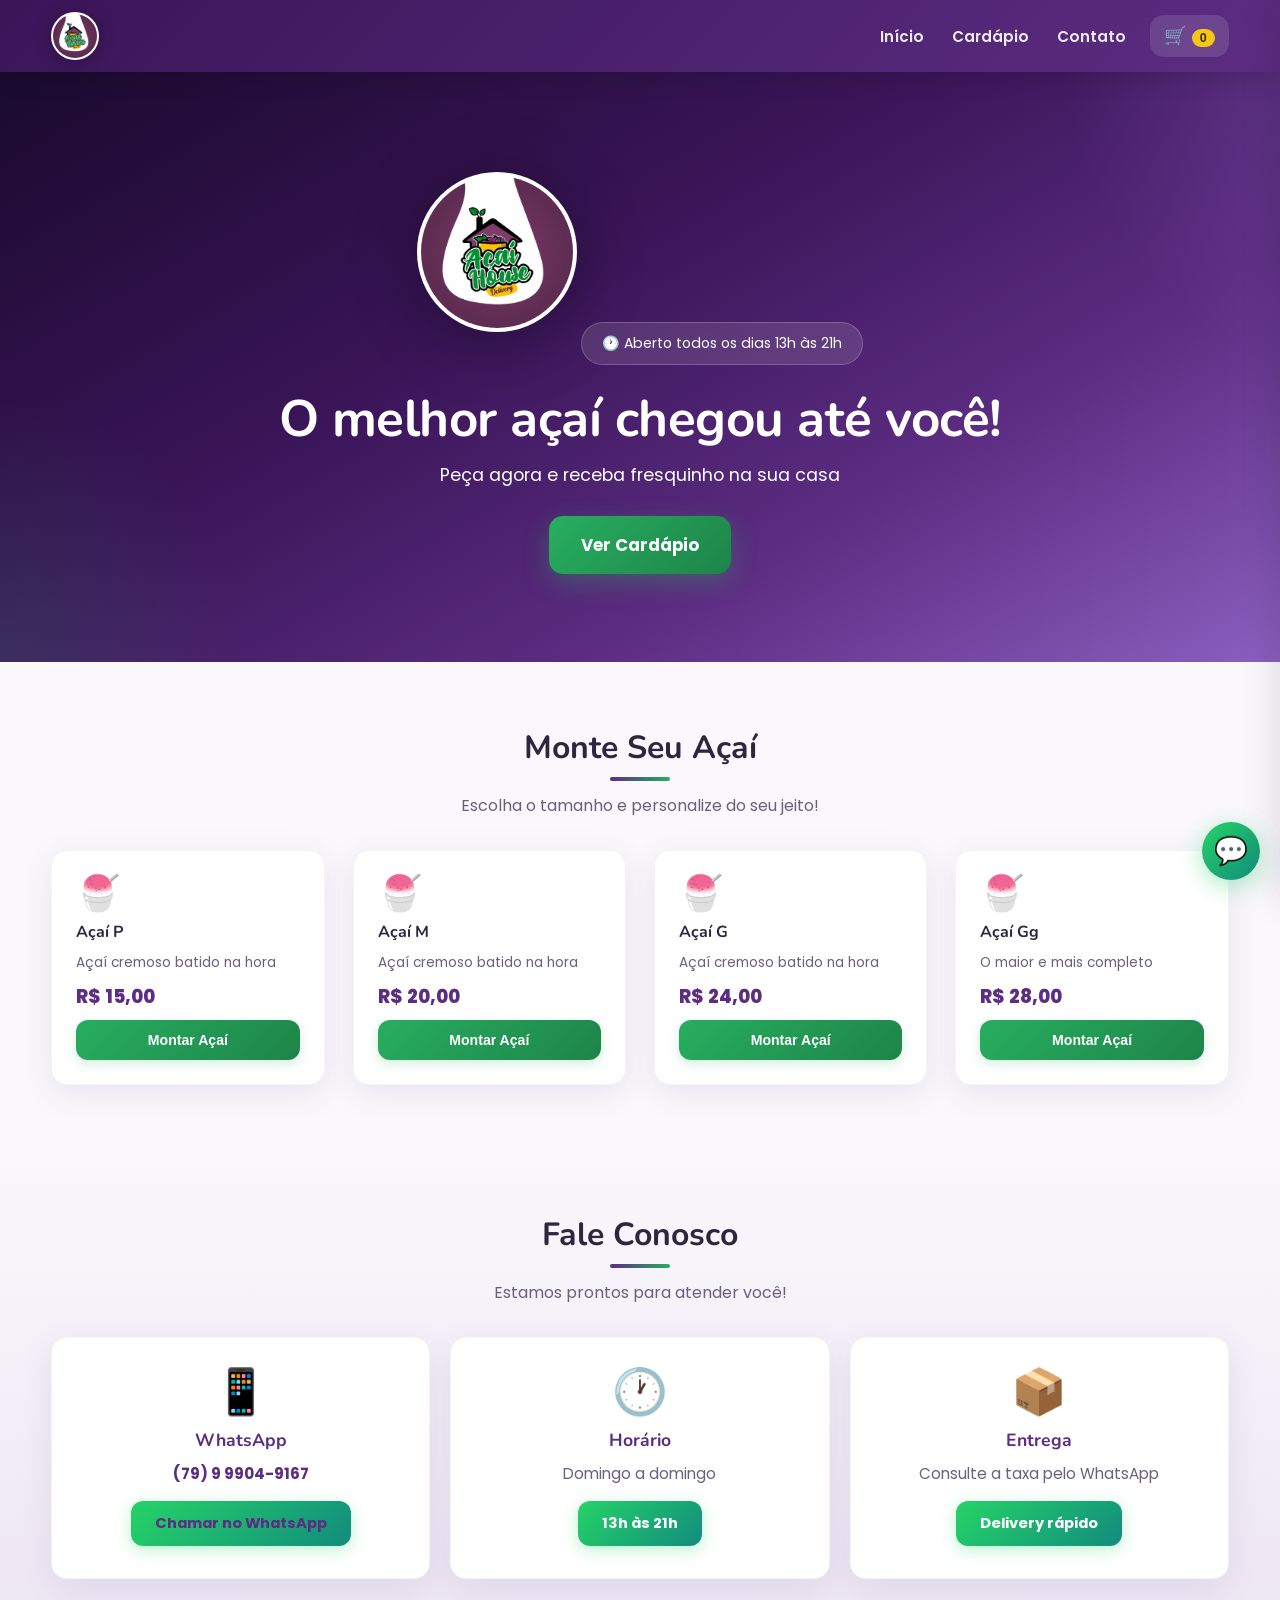
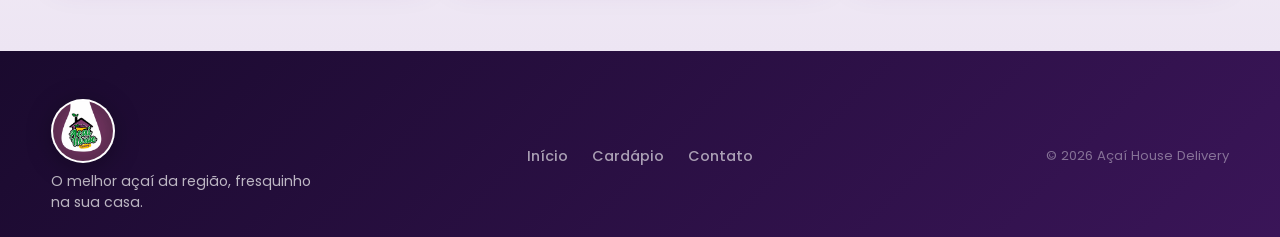
<file: index.html>
<!DOCTYPE html>
<html lang="pt-BR">
  <head>
    <meta charset="UTF-8" />
    <meta name="viewport" content="width=device-width, initial-scale=1.0" />
    <title>Açaí House Delivery</title>
    <meta
      name="description"
      content="Peça seu açaí na Açaí House Delivery e receba fresquinho na sua casa."
    />
    <link rel="preconnect" href="https://fonts.googleapis.com" />
    <link rel="preconnect" href="https://fonts.gstatic.com" crossorigin />
    <link
      href="https://fonts.googleapis.com/css2?family=Nunito:wght@700;800&family=Poppins:wght@400;500;600;700&display=swap"
      rel="stylesheet"
    />
    <link rel="stylesheet" href="css/style.css" />
  </head>
  <body>
    <header class="site-header">
      <div class="container header-content">
        <a class="logo" href="#inicio"><img src="img/logo.jpg" alt="Açaí House Delivery" class="logo-img" /></a>
        <button class="menu-toggle" id="menuToggle" aria-label="Abrir menu">☰</button>
        <nav class="nav" id="mainNav">
          <a href="#inicio">Início</a>
          <a href="#cardapio">Cardápio</a>
          <a href="#contato">Contato</a>
        </nav>
        <button class="cart-trigger" id="openCart" aria-label="Abrir carrinho">
          🛒 <span id="cartCount">0</span>
        </button>
      </div>
    </header>

    <main>
      <section class="hero" id="inicio">
        <div class="container hero-content">
          <img src="img/logo.jpg" alt="Açaí House Delivery" class="hero-logo" />
          <span class="badge" id="heroBadge">🕐 Aberto todos os dias 13h às 21h</span>
          <h1>O melhor açaí chegou até você!</h1>
          <p>Peça agora e receba fresquinho na sua casa</p>
          <a href="#cardapio" class="btn btn-cta">Ver Cardápio</a>
        </div>
      </section>

      <section class="section" id="cardapio">
        <div class="container">
          <h2>Monte Seu Açaí</h2>
          <p class="section-subtitle">Escolha o tamanho e personalize do seu jeito!</p>
          <div class="product-grid" id="productGrid"></div>
        </div>
      </section>

      <section class="section contact" id="contato">
        <div class="container">
          <h2>Fale Conosco</h2>
          <p class="section-subtitle">Estamos prontos para atender você!</p>

          <div class="contact-grid">
            <div class="contact-card">
              <div class="contact-icon">📱</div>
              <h3>WhatsApp</h3>
              <p id="contactWhatsapp"><a href="https://wa.me/5579999049167" target="_blank" rel="noopener">(79) 9 9904-9167</a></p>
              <a href="https://wa.me/5579999049167" target="_blank" rel="noopener" class="btn btn-whatsapp" id="contactWaBtn">Chamar no WhatsApp</a>
            </div>
            <div class="contact-card">
              <div class="contact-icon">🕐</div>
              <h3>Horário</h3>
              <p id="contactHorario">Domingo a domingo</p>
              <span class="contact-highlight" id="contactHorarioHora">13h às 21h</span>
            </div>
            <div class="contact-card">
              <div class="contact-icon">📦</div>
              <h3>Entrega</h3>
              <p>Consulte a taxa pelo WhatsApp</p>
              <span class="contact-highlight">Delivery rápido</span>
            </div>
          </div>
        </div>
      </section>
    </main>

    <footer class="site-footer">
      <div class="container footer-content">
        <div class="footer-brand">
          <img src="img/logo.jpg" alt="Açaí House Delivery" class="footer-logo-img" />
          <p>O melhor açaí da região, fresquinho na sua casa.</p>
        </div>
        <div class="footer-links">
          <a href="#inicio">Início</a>
          <a href="#cardapio">Cardápio</a>
          <a href="#contato">Contato</a>
        </div>
        <div class="footer-copy">© 2026 Açaí House Delivery</div>
      </div>
    </footer>

    <a
      class="whatsapp-float"
      id="whatsappFloat"
      href="https://wa.me/5579999049167"
      target="_blank"
      rel="noopener"
      aria-label="Falar no WhatsApp"
      >💬</a
    >

    <div class="cart-overlay" id="cartOverlay"></div>

    <!-- Modal de Personalização -->
    <div class="custom-overlay" id="customOverlay"></div>
    <div class="custom-modal" id="customModal">
      <div class="modal-header">
        <h3 id="modalTitle">Montar Açaí</h3>
        <button id="modalClose" aria-label="Fechar">✕</button>
      </div>
      <div class="modal-body" id="modalBody"></div>
      <div class="modal-footer">
        <p class="modal-total-line">Total: <strong id="modalTotal">R$ 0,00</strong></p>
        <button class="btn btn-cta modal-add-btn" id="modalAddBtn">Adicionar ao Carrinho</button>
      </div>
    </div>

    <aside class="cart-drawer" id="cartDrawer" aria-label="Carrinho de compras">
      <div class="cart-header">
        <h3>Seu carrinho</h3>
        <button id="closeCart" aria-label="Fechar carrinho">✕</button>
      </div>
      <div class="cart-items" id="cartItems"></div>
      <div class="cart-footer">
        <p class="cart-total">Total: <strong id="cartTotal">R$ 0,00</strong></p>
        <label for="orderNotes">Observações do pedido</label>
        <textarea id="orderNotes" rows="3" placeholder="Ex: sem granola"></textarea>
        <button class="btn btn-cta" id="orderButton">Fazer Pedido pelo WhatsApp</button>
      </div>
    </aside>

    <script src="js/cart.js"></script>
  </body>
</html>
</file>
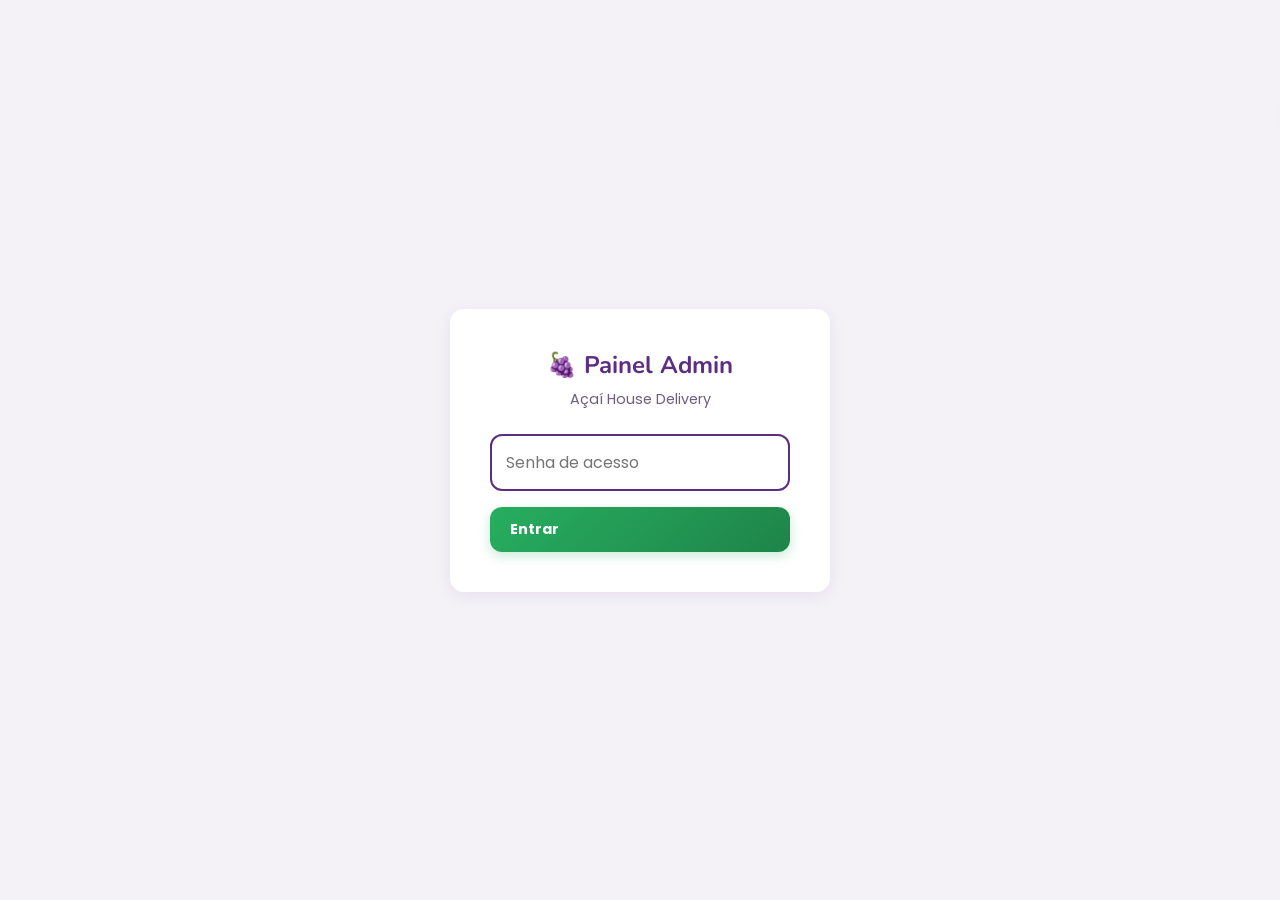
<file: admin.html>
<!DOCTYPE html>
<html lang="pt-BR">
<head>
  <meta charset="UTF-8" />
  <meta name="viewport" content="width=device-width, initial-scale=1.0" />
  <title>Admin — Açaí House</title>
  <link rel="preconnect" href="https://fonts.googleapis.com" />
  <link rel="preconnect" href="https://fonts.gstatic.com" crossorigin />
  <link href="https://fonts.googleapis.com/css2?family=Nunito:wght@700;800&family=Poppins:wght@400;500;600;700&display=swap" rel="stylesheet" />
  <style>
    :root {
      --purple: #5c2d82;
      --purple-dark: #3a1558;
      --purple-light: #8b5fbf;
      --green: #27ae60;
      --green-dark: #1e8449;
      --gold: #f5c518;
      --white: #ffffff;
      --bg: #f4f1f7;
      --text: #2d2640;
      --text-light: #6b5f7d;
      --danger: #c0392b;
      --radius: 14px;
      --shadow: 0 4px 16px rgba(92,45,130,0.08);
      --transition: 0.25s cubic-bezier(0.4,0,0.2,1);
    }
    * { box-sizing: border-box; margin: 0; }
    body {
      font-family: 'Poppins', sans-serif;
      background: var(--bg);
      color: var(--text);
      min-height: 100vh;
    }
    h1,h2,h3,h4 { font-family: 'Nunito', sans-serif; }

    /* ═══ LOGIN ═══ */
    .login-screen {
      display: flex;
      align-items: center;
      justify-content: center;
      min-height: 100vh;
      padding: 20px;
    }
    .login-box {
      background: var(--white);
      border-radius: var(--radius);
      box-shadow: var(--shadow);
      padding: 40px;
      width: 100%;
      max-width: 380px;
      text-align: center;
    }
    .login-box h1 { font-size: 1.5rem; margin-bottom: 8px; color: var(--purple); }
    .login-box p { color: var(--text-light); font-size: 0.9rem; margin-bottom: 24px; }
    .login-box input {
      width: 100%;
      padding: 14px;
      border: 2px solid #e0d5e8;
      border-radius: 12px;
      font-size: 1rem;
      font-family: inherit;
      transition: border-color var(--transition);
    }
    .login-box input:focus { outline: none; border-color: var(--purple); }
    .login-box .btn { margin-top: 16px; width: 100%; }
    .login-error { color: var(--danger); font-size: 0.85rem; margin-top: 10px; display: none; }

    /* ═══ LAYOUT ═══ */
    .admin-wrapper { display: none; }
    .admin-header {
      background: linear-gradient(135deg, var(--purple-dark), var(--purple));
      color: var(--white);
      padding: 18px 24px;
      display: flex;
      align-items: center;
      justify-content: space-between;
      position: sticky;
      top: 0;
      z-index: 100;
      box-shadow: 0 4px 20px rgba(0,0,0,0.15);
    }
    .admin-header h1 { font-size: 1.2rem; }
    .admin-header .header-actions { display: flex; gap: 10px; }
    .admin-body {
      max-width: 900px;
      margin: 0 auto;
      padding: 24px 16px 80px;
      display: grid;
      gap: 24px;
    }

    /* ═══ CARDS ═══ */
    .admin-card {
      background: var(--white);
      border-radius: var(--radius);
      box-shadow: var(--shadow);
      overflow: hidden;
    }
    .card-header {
      display: flex;
      align-items: center;
      justify-content: space-between;
      padding: 18px 20px;
      background: #f9f6fc;
      border-bottom: 1px solid #ede5f3;
    }
    .card-header h2 { font-size: 1.1rem; color: var(--purple); }
    .card-body { padding: 20px; display: grid; gap: 16px; }

    /* ═══ BUTTONS ═══ */
    .btn {
      display: inline-flex;
      align-items: center;
      gap: 6px;
      border: 0;
      border-radius: 12px;
      padding: 12px 20px;
      font-weight: 700;
      font-family: inherit;
      font-size: 0.9rem;
      cursor: pointer;
      transition: all var(--transition);
    }
    .btn-primary {
      background: linear-gradient(135deg, var(--green), var(--green-dark));
      color: var(--white);
      box-shadow: 0 4px 12px rgba(39,174,96,0.25);
    }
    .btn-primary:hover { transform: translateY(-2px); box-shadow: 0 6px 20px rgba(39,174,96,0.35); }
    .btn-secondary {
      background: #f3eef8;
      color: var(--purple);
    }
    .btn-secondary:hover { background: #e8ddf0; }
    .btn-danger {
      background: #fdf0ef;
      color: var(--danger);
    }
    .btn-danger:hover { background: #f9d5d1; }
    .btn-sm { padding: 8px 14px; font-size: 0.82rem; border-radius: 10px; }
    .btn-outline {
      background: transparent;
      border: 2px dashed #d1c4db;
      color: var(--purple-light);
    }
    .btn-outline:hover { border-color: var(--purple); color: var(--purple); background: #faf8fc; }
    .btn-logout {
      background: rgba(255,255,255,0.12);
      color: var(--white);
      padding: 10px 16px;
    }
    .btn-logout:hover { background: rgba(255,255,255,0.25); }

    /* ═══ FORM ELEMENTS ═══ */
    .form-row {
      display: grid;
      grid-template-columns: 1fr;
      gap: 12px;
    }
    @media (min-width: 600px) {
      .form-row-2 { grid-template-columns: 1fr 1fr; }
      .form-row-3 { grid-template-columns: 2fr 1fr 1fr; }
      .form-row-4 { grid-template-columns: 2fr 1fr 1fr auto; }
    }
    .form-group { display: grid; gap: 4px; }
    .form-group label {
      font-size: 0.8rem;
      font-weight: 600;
      color: var(--text-light);
      text-transform: uppercase;
      letter-spacing: 0.5px;
    }
    .form-group input,
    .form-group select {
      padding: 12px;
      border: 2px solid #e0d5e8;
      border-radius: 10px;
      font-size: 0.92rem;
      font-family: inherit;
      transition: border-color var(--transition);
    }
    .form-group input:focus,
    .form-group select:focus {
      outline: none;
      border-color: var(--purple);
    }

    /* ═══ PRODUCT / ITEM ROW ═══ */
    .item-row {
      display: flex;
      align-items: flex-end;
      gap: 10px;
      padding: 14px;
      background: #faf8fc;
      border-radius: 12px;
      border: 1px solid #ede5f3;
      flex-wrap: wrap;
    }
    .item-row .form-group { flex: 1; min-width: 120px; }
    .item-row .form-group.small { flex: 0 0 100px; min-width: 80px; }
    .item-row .form-group.tiny { flex: 0 0 70px; min-width: 60px; }

    /* ═══ VARIATION BLOCK ═══ */
    .variation-block {
      border: 2px solid #ede5f3;
      border-radius: var(--radius);
      overflow: hidden;
      background: #fdfcfe;
    }
    .variation-header {
      display: flex;
      align-items: center;
      justify-content: space-between;
      padding: 14px 16px;
      background: #f3eef8;
      cursor: pointer;
      gap: 8px;
    }
    .variation-header h3 {
      font-size: 0.95rem;
      color: var(--purple);
      flex: 1;
    }
    .variation-name-input {
      flex: 1;
      font-size: 0.95rem;
      font-weight: 700;
      color: var(--purple);
      background: transparent;
      border: 1px dashed transparent;
      border-radius: 6px;
      padding: 4px 8px;
      transition: all 0.2s;
      font-family: inherit;
    }
    .variation-name-input:hover {
      border-color: rgba(92,45,130,0.3);
      background: rgba(255,255,255,0.6);
    }
    .variation-name-input:focus {
      outline: none;
      border-color: var(--purple);
      background: var(--white);
      box-shadow: 0 0 0 3px rgba(92,45,130,0.1);
    }
    .variation-header .badge {
      font-size: 0.75rem;
      padding: 3px 10px;
      border-radius: 999px;
      background: var(--purple);
      color: var(--white);
      font-weight: 700;
    }
    .variation-body {
      padding: 16px;
      display: grid;
      gap: 12px;
    }
    .variation-config {
      display: grid;
      grid-template-columns: 1fr;
      gap: 10px;
    }
    @media (min-width: 600px) {
      .variation-config { grid-template-columns: 1fr 1fr 1fr; }
    }

    .option-row {
      display: flex;
      align-items: flex-end;
      gap: 8px;
      padding: 10px;
      background: var(--white);
      border-radius: 10px;
      border: 1px solid #ede5f3;
    }
    .option-row .form-group { flex: 1; }
    .option-row .form-group.price-group { flex: 0 0 110px; }

    .options-list { display: grid; gap: 8px; }

    /* ═══ TOAST / SAVE BAR ═══ */
    .save-bar {
      position: fixed;
      bottom: 0;
      left: 0;
      right: 0;
      background: var(--purple-dark);
      color: var(--white);
      padding: 14px 24px;
      display: flex;
      align-items: center;
      justify-content: center;
      gap: 16px;
      z-index: 200;
      transform: translateY(100%);
      transition: transform var(--transition);
      box-shadow: 0 -4px 20px rgba(0,0,0,0.15);
    }
    .save-bar.visible { transform: translateY(0); }
    .save-bar span { font-weight: 600; }

    .toast {
      position: fixed;
      top: 80px;
      right: 20px;
      background: var(--green);
      color: var(--white);
      padding: 14px 24px;
      border-radius: 12px;
      font-weight: 700;
      box-shadow: 0 8px 24px rgba(39,174,96,0.3);
      z-index: 300;
      transform: translateX(120%);
      transition: transform 0.4s cubic-bezier(0.4,0,0.2,1);
    }
    .toast.show { transform: translateX(0); }

    /* ═══ EMPTY STATE ═══ */
    .empty-state {
      text-align: center;
      padding: 24px;
      color: var(--text-light);
      font-size: 0.9rem;
    }

    /* ═══ PASSWORD FIELD ═══ */
    .password-section {
      margin-top: 12px;
      padding-top: 12px;
      border-top: 1px solid #ede5f3;
    }
  </style>
</head>
<body>

  <!-- LOGIN SCREEN -->
  <div class="login-screen" id="loginScreen">
    <div class="login-box">
      <h1>🍇 Painel Admin</h1>
      <p>Açaí House Delivery</p>
      <input type="password" id="loginPassword" placeholder="Senha de acesso" autofocus />
      <button class="btn btn-primary" id="loginBtn">Entrar</button>
      <p class="login-error" id="loginError">Senha incorreta</p>
    </div>
  </div>

  <!-- ADMIN PANEL -->
  <div class="admin-wrapper" id="adminWrapper">
    <header class="admin-header">
      <h1>🍇 Admin — Açaí House</h1>
      <div class="header-actions">
        <a href="index.html" target="_blank" class="btn btn-logout">👁 Ver Site</a>
        <button class="btn btn-logout" id="logoutBtn">Sair</button>
      </div>
    </header>

    <div class="admin-body">

      <!-- PRODUTOS -->
      <div class="admin-card">
        <div class="card-header">
          <h2>🍧 Produtos</h2>
          <button class="btn btn-secondary btn-sm" id="addProductBtn">+ Adicionar</button>
        </div>
        <div class="card-body" id="productsContainer"></div>
      </div>

      <!-- VARIAÇÕES -->
      <div class="admin-card">
        <div class="card-header">
          <h2>🎨 Variações / Personalizações</h2>
          <button class="btn btn-secondary btn-sm" id="addVariationBtn">+ Nova Variação</button>
        </div>
        <div class="card-body" id="variationsContainer"></div>
      </div>

      <!-- CONFIG -->
      <div class="admin-card">
        <div class="card-header">
          <h2>⚙️ Configurações</h2>
        </div>
        <div class="card-body">
          <div class="form-row form-row-2">
            <div class="form-group">
              <label>WhatsApp (só números com DDD)</label>
              <input type="text" id="cfgWhatsapp" placeholder="5579999049167" />
            </div>
            <div class="form-group">
              <label>Horário de funcionamento</label>
              <input type="text" id="cfgHorario" placeholder="13h às 21h" />
            </div>
          </div>
          <div class="password-section">
            <div class="form-row form-row-2">
              <div class="form-group">
                <label>Nova senha admin (deixe vazio para manter)</label>
                <input type="password" id="cfgSenha" placeholder="••••••" />
              </div>
            </div>
          </div>
        </div>
      </div>

    </div>

    <!-- SAVE BAR -->
    <div class="save-bar" id="saveBar">
      <span>Alterações não salvas</span>
      <button class="btn btn-primary" id="saveBtn">💾 Salvar Tudo</button>
    </div>
  </div>

  <!-- TOAST -->
  <div class="toast" id="toast">Salvo com sucesso!</div>

  <script>
    /* ═══════════════════════════════════════════
       ADMIN PANEL — Açaí House
       ═══════════════════════════════════════════ */

    const ADMIN_STORAGE = 'acaihouse_admin_v1';
    const ADMIN_PASS_KEY = 'acaihouse_admin_pass';
    const DEFAULT_PASS = 'acai2026';

    let config = loadConfig();
    let dirty = false;

    // ═══ AUTH ═══
    const loginScreen = document.getElementById('loginScreen');
    const adminWrapper = document.getElementById('adminWrapper');
    const loginBtn = document.getElementById('loginBtn');
    const loginPassword = document.getElementById('loginPassword');
    const loginError = document.getElementById('loginError');
    const logoutBtn = document.getElementById('logoutBtn');

    // Auto-login if session is active
    if (sessionStorage.getItem('acai_admin_auth') === '1') {
      showAdmin();
    }

    loginBtn.addEventListener('click', tryLogin);
    loginPassword.addEventListener('keydown', (e) => {
      if (e.key === 'Enter') tryLogin();
    });
    logoutBtn.addEventListener('click', () => {
      sessionStorage.removeItem('acai_admin_auth');
      location.reload();
    });

    function tryLogin() {
      const savedPass = localStorage.getItem(ADMIN_PASS_KEY) || DEFAULT_PASS;
      if (loginPassword.value === savedPass) {
        sessionStorage.setItem('acai_admin_auth', '1');
        showAdmin();
      } else {
        loginError.style.display = 'block';
        loginPassword.value = '';
        loginPassword.focus();
      }
    }

    function showAdmin() {
      loginScreen.style.display = 'none';
      adminWrapper.style.display = 'block';
      initAdmin();
    }

    // ═══ INIT ═══
    function initAdmin() {
      renderProducts();
      renderVariations();
      loadSettings();

      document.getElementById('addProductBtn').addEventListener('click', () => {
        config.products.push({
          id: 'produto-' + Date.now(),
          emoji: '🍧',
          name: '',
          description: '',
          price: 0,
        });
        renderProducts();
        markDirty();
      });

      document.getElementById('addVariationBtn').addEventListener('click', () => {
        config.variations.push({
          id: 'var-' + Date.now(),
          name: '',
          min: 0,
          max: 1,
          type: 'checkbox',
          options: [],
        });
        renderVariations();
        markDirty();
      });

      document.getElementById('saveBtn').addEventListener('click', saveAll);

      // Track changes on settings inputs
      ['cfgWhatsapp', 'cfgHorario', 'cfgSenha'].forEach((id) => {
        document.getElementById(id).addEventListener('input', markDirty);
      });
    }

    // ═══ PRODUCTS ═══
    function renderProducts() {
      const container = document.getElementById('productsContainer');

      if (config.products.length === 0) {
        container.innerHTML = '<div class="empty-state">Nenhum produto cadastrado</div>';
        return;
      }

      container.innerHTML = config.products.map((p, i) => `
        <div class="item-row" data-product-index="${i}">
          <div class="form-group tiny">
            <label>Emoji</label>
            <input type="text" value="${esc(p.emoji)}" data-field="emoji" maxlength="4" />
          </div>
          <div class="form-group">
            <label>Nome</label>
            <input type="text" value="${esc(p.name)}" data-field="name" placeholder="Açaí P" />
          </div>
          <div class="form-group">
            <label>Descrição</label>
            <input type="text" value="${esc(p.description)}" data-field="description" placeholder="Açaí cremoso" />
          </div>
          <div class="form-group small">
            <label>Preço (R$)</label>
            <input type="number" value="${p.price}" data-field="price" step="0.5" min="0" />
          </div>
          <button class="btn btn-danger btn-sm remove-product-btn" title="Remover">✕</button>
        </div>
      `).join('');

      container.querySelectorAll('.item-row').forEach((row) => {
        const idx = parseInt(row.dataset.productIndex);
        row.querySelectorAll('input').forEach((input) => {
          input.addEventListener('input', () => {
            const field = input.dataset.field;
            config.products[idx][field] = field === 'price' ? parseFloat(input.value) || 0 : input.value;
            markDirty();
          });
        });
        row.querySelector('.remove-product-btn').addEventListener('click', () => {
          config.products.splice(idx, 1);
          renderProducts();
          markDirty();
        });
      });
    }

    // ═══ VARIATIONS ═══
    function renderVariations() {
      const container = document.getElementById('variationsContainer');

      if (config.variations.length === 0) {
        container.innerHTML = '<div class="empty-state">Nenhuma variação cadastrada</div>';
        return;
      }

      container.innerHTML = config.variations.map((v, vi) => `
        <div class="variation-block" data-var-index="${vi}">
          <div class="variation-header">
            <input type="text" class="variation-name-input" value="${esc(v.name)}" data-vfield="name" placeholder="Nome da variação" />
            <span class="badge">${v.options.length} opções</span>
            <span class="toggle-icon" style="font-size:0.8rem;color:var(--purple);opacity:0.5;">▼</span>
          </div>
          <div class="variation-body">
            <div class="variation-config">
              <div class="form-group">
                <label>Tipo</label>
                <select data-vfield="type">
                  <option value="checkbox" ${v.type === 'checkbox' ? 'selected' : ''}>Múltipla escolha</option>
                  <option value="radio" ${v.type === 'radio' ? 'selected' : ''}>Escolha única</option>
                </select>
              </div>
              <div class="form-group">
                <label>Mín.</label>
                <input type="number" value="${v.min}" data-vfield="min" min="0" />
              </div>
              <div class="form-group">
                <label>Máx.</label>
                <input type="number" value="${v.max}" data-vfield="max" min="1" />
              </div>
            </div>

            <div class="options-list" data-options-for="${vi}">
              ${v.options.map((opt, oi) => `
                <div class="option-row" data-opt-index="${oi}">
                  <div class="form-group">
                    <label>Opção</label>
                    <input type="text" value="${esc(opt.name)}" data-ofield="name" placeholder="Nome da opção" />
                  </div>
                  <div class="form-group price-group">
                    <label>Preço (R$)</label>
                    <input type="number" value="${opt.price}" data-ofield="price" step="0.5" min="0" />
                  </div>
                  <button class="btn btn-danger btn-sm remove-opt-btn" title="Remover">✕</button>
                </div>
              `).join('')}
            </div>

            <div style="display:flex;gap:10px;flex-wrap:wrap;">
              <button class="btn btn-outline btn-sm add-option-btn">+ Adicionar Opção</button>
              <button class="btn btn-danger btn-sm remove-var-btn" style="margin-left:auto;">🗑 Remover Variação</button>
            </div>
          </div>
        </div>
      `).join('');

      // Bind events
      container.querySelectorAll('.variation-block').forEach((block) => {
        const vi = parseInt(block.dataset.varIndex);

        // Variation fields
        block.querySelectorAll('[data-vfield]').forEach((input) => {
          input.addEventListener('input', () => {
            const field = input.dataset.vfield;
            if (field === 'min' || field === 'max') {
              config.variations[vi][field] = parseInt(input.value) || 0;
            } else {
              config.variations[vi][field] = input.value;
            }
            markDirty();
          });
          input.addEventListener('change', () => {
            if (input.dataset.vfield === 'type') {
              config.variations[vi].type = input.value;
              markDirty();
            }
          });
        });

        // Option fields
        block.querySelectorAll('.option-row').forEach((optRow) => {
          const oi = parseInt(optRow.dataset.optIndex);
          optRow.querySelectorAll('[data-ofield]').forEach((input) => {
            input.addEventListener('input', () => {
              const field = input.dataset.ofield;
              config.variations[vi].options[oi][field] = field === 'price' ? parseFloat(input.value) || 0 : input.value;
              markDirty();
            });
          });
          optRow.querySelector('.remove-opt-btn').addEventListener('click', () => {
            config.variations[vi].options.splice(oi, 1);
            renderVariations();
            markDirty();
          });
        });

        // Add option
        block.querySelector('.add-option-btn').addEventListener('click', () => {
          config.variations[vi].options.push({
            id: 'opt-' + Date.now(),
            name: '',
            price: 0,
          });
          renderVariations();
          markDirty();
        });

        // Remove variation
        block.querySelector('.remove-var-btn').addEventListener('click', () => {
          if (confirm(`Remover a variação "${config.variations[vi].name || 'sem nome'}"?`)) {
            config.variations.splice(vi, 1);
            renderVariations();
            markDirty();
          }
        });

        // Toggle header (only on badge/icon click, not on name input)
        block.querySelector('.variation-header').addEventListener('click', (e) => {
          if (e.target.classList.contains('variation-name-input')) return;
          const body = block.querySelector('.variation-body');
          body.style.display = body.style.display === 'none' ? 'grid' : 'none';
        });
      });
    }

    // ═══ SETTINGS ═══
    function loadSettings() {
      document.getElementById('cfgWhatsapp').value = config.settings.whatsapp || '5579999049167';
      document.getElementById('cfgHorario').value = config.settings.horario || '13h às 21h';
    }

    // ═══ SAVE ═══
    function saveAll() {
      // Update settings
      config.settings.whatsapp = document.getElementById('cfgWhatsapp').value.trim();
      config.settings.horario = document.getElementById('cfgHorario').value.trim();

      // Generate IDs for items missing them
      config.products.forEach((p, i) => {
        if (!p.id) p.id = 'prod-' + Date.now() + '-' + i;
      });
      config.variations.forEach((v, vi) => {
        if (!v.id) v.id = 'var-' + Date.now() + '-' + vi;
        v.options.forEach((opt, oi) => {
          if (!opt.id) opt.id = 'opt-' + Date.now() + '-' + vi + '-' + oi;
        });
      });

      // Save config
      localStorage.setItem(ADMIN_STORAGE, JSON.stringify(config));

      // Save password if changed
      const newPass = document.getElementById('cfgSenha').value.trim();
      if (newPass.length > 0) {
        localStorage.setItem(ADMIN_PASS_KEY, newPass);
        document.getElementById('cfgSenha').value = '';
      }

      dirty = false;
      document.getElementById('saveBar').classList.remove('visible');

      // Show toast
      const toast = document.getElementById('toast');
      toast.classList.add('show');
      setTimeout(() => toast.classList.remove('show'), 2500);

      // Re-render to refresh IDs
      renderProducts();
      renderVariations();
    }

    // ═══ HELPERS ═══
    function markDirty() {
      if (!dirty) {
        dirty = true;
        document.getElementById('saveBar').classList.add('visible');
      }
    }

    function loadConfig() {
      try {
        const saved = JSON.parse(localStorage.getItem(ADMIN_STORAGE));
        if (saved && saved.products) return saved;
      } catch (e) {}

      // Default config
      return {
        products: [
          { id: 'acai-p', emoji: '🍧', name: 'Açaí P', description: 'Açaí cremoso batido na hora', price: 15 },
          { id: 'acai-m', emoji: '🍧', name: 'Açaí M', description: 'Açaí cremoso batido na hora', price: 20 },
          { id: 'acai-g', emoji: '🍧', name: 'Açaí G', description: 'Açaí cremoso batido na hora', price: 24 },
          { id: 'acai-gg', emoji: '🍧', name: 'Açaí Gg', description: 'O maior e mais completo', price: 28 },
        ],
        variations: [
          { id: 'creme', name: 'Creme', min: 0, max: 1, type: 'checkbox', options: [] },
          { id: 'caldas', name: 'Caldas', min: 0, max: 1, type: 'checkbox', options: [] },
          { id: 'complementos', name: 'Complementos', min: 1, max: 4, type: 'checkbox', options: [] },
          { id: 'adicionais', name: 'Adicionais', min: 0, max: 28, type: 'checkbox', options: [] },
          { id: 'colher', name: 'Colher', min: 1, max: 1, type: 'radio', options: [
            { id: 'colher-sim', name: 'Sim', price: 0 },
            { id: 'colher-nao', name: 'Não', price: 0 },
          ]},
          { id: 'dentro-separado', name: 'Dentro ou Separado', min: 1, max: 1, type: 'radio', options: [
            { id: 'dentro', name: 'Dentro', price: 0 },
            { id: 'separado', name: 'Separado', price: 0 },
          ]},
        ],
        settings: {
          whatsapp: '5579999049167',
          horario: '13h às 21h',
        },
      };
    }

    function esc(str) {
      const div = document.createElement('div');
      div.textContent = str || '';
      return div.innerHTML.replace(/"/g, '&quot;');
    }

    // Warn before leaving with unsaved changes
    window.addEventListener('beforeunload', (e) => {
      if (dirty) {
        e.preventDefault();
        e.returnValue = '';
      }
    });
  </script>
</body>
</html>
</file>
<file: css/style.css>
:root {
  --purple: #5c2d82;
  --purple-dark: #3a1558;
  --purple-light: #8b5fbf;
  --green: #27ae60;
  --green-dark: #1e8449;
  --gold: #f5c518;
  --white: #ffffff;
  --bg: #faf8fc;
  --text: #2d2640;
  --text-light: #6b5f7d;
  --radius: 16px;
  --radius-lg: 24px;
  --shadow: 0 8px 32px rgba(92, 45, 130, 0.10);
  --shadow-hover: 0 16px 48px rgba(92, 45, 130, 0.18);
  --transition: 0.3s cubic-bezier(0.4, 0, 0.2, 1);
}

* {
  box-sizing: border-box;
}

html {
  scroll-behavior: smooth;
}

body {
  margin: 0;
  font-family: "Poppins", sans-serif;
  color: var(--text);
  background: var(--bg);
  -webkit-font-smoothing: antialiased;
}

h1, h2, h3 {
  font-family: "Nunito", sans-serif;
  margin-top: 0;
}

.container {
  width: min(1200px, 92%);
  margin: 0 auto;
}

/* ═══════════════ HEADER ═══════════════ */
.site-header {
  position: fixed;
  inset: 0 0 auto;
  z-index: 1000;
  background: linear-gradient(135deg, var(--purple-dark), var(--purple));
  backdrop-filter: blur(12px);
  box-shadow: 0 4px 24px rgba(0, 0, 0, 0.15);
}

.header-content {
  min-height: 72px;
  display: flex;
  align-items: center;
  gap: 16px;
}

.logo {
  text-decoration: none;
  display: flex;
  align-items: center;
}

.logo-img {
  height: 48px;
  width: 48px;
  border-radius: 50%;
  object-fit: cover;
  filter: drop-shadow(0 2px 8px rgba(0,0,0,0.25));
  transition: transform var(--transition);
  background: white;
  padding: 2px;
}

.logo-img:hover {
  transform: scale(1.08);
}

.menu-toggle,
.cart-trigger,
#closeCart {
  border: 0;
  border-radius: 12px;
  background: transparent;
  color: var(--white);
  font-size: 1.15rem;
  cursor: pointer;
  transition: background var(--transition);
}

.menu-toggle:hover,
.cart-trigger:hover {
  background: rgba(255, 255, 255, 0.15);
}

.menu-toggle {
  margin-left: auto;
}

.nav {
  position: absolute;
  left: 0;
  right: 0;
  top: 100%;
  background: var(--purple-dark);
  display: none;
  flex-direction: column;
  padding: 16px 4%;
  gap: 12px;
  border-top: 1px solid rgba(255, 255, 255, 0.1);
}

.nav.open {
  display: flex;
}

.nav a {
  color: rgba(255, 255, 255, 0.9);
  text-decoration: none;
  font-weight: 600;
  font-size: 0.95rem;
  padding: 8px 0;
  transition: color var(--transition);
}

.nav a:hover {
  color: var(--gold);
}

.cart-trigger {
  margin-left: 8px;
  background: rgba(255, 255, 255, 0.12);
  padding: 10px 14px;
  border-radius: 14px;
  transition: all var(--transition);
}

#cartCount {
  background: var(--gold);
  color: #3a2c00;
  border-radius: 999px;
  padding: 2px 8px;
  font-size: 0.78rem;
  font-weight: 700;
}

#cartCount.bump {
  animation: bump 0.3s ease;
}

main {
  padding-top: 72px;
}

/* ═══════════════ HERO ═══════════════ */
.hero {
  background: linear-gradient(150deg, #1a0a2e 0%, var(--purple-dark) 40%, var(--purple) 70%, var(--purple-light) 100%);
  color: var(--white);
  padding: 80px 0 72px;
  position: relative;
  overflow: hidden;
}

.hero::before {
  content: '';
  position: absolute;
  top: -50%;
  right: -30%;
  width: 600px;
  height: 600px;
  background: radial-gradient(circle, rgba(139, 95, 191, 0.3) 0%, transparent 70%);
  border-radius: 50%;
  pointer-events: none;
}

.hero::after {
  content: '';
  position: absolute;
  bottom: -40%;
  left: -20%;
  width: 500px;
  height: 500px;
  background: radial-gradient(circle, rgba(39, 174, 96, 0.15) 0%, transparent 70%);
  border-radius: 50%;
  pointer-events: none;
}

.hero-content {
  text-align: center;
  position: relative;
  z-index: 1;
}

.hero-logo {
  width: 160px;
  height: auto;
  border-radius: 50%;
  filter: drop-shadow(0 8px 32px rgba(0,0,0,0.35));
  animation: fadeInDown 0.6s ease;
  margin-bottom: 16px;
  background: white;
  padding: 4px;
  object-fit: cover;
}

.badge {
  display: inline-flex;
  align-items: center;
  gap: 6px;
  background: rgba(255, 255, 255, 0.12);
  border: 1px solid rgba(255, 255, 255, 0.2);
  border-radius: 999px;
  padding: 10px 20px;
  font-size: 0.88rem;
  backdrop-filter: blur(8px);
  animation: fadeInDown 0.6s ease;
}

.hero h1 {
  font-size: clamp(2rem, 5.5vw, 3.2rem);
  margin: 24px 0 12px;
  line-height: 1.2;
  letter-spacing: -0.5px;
  animation: fadeInUp 0.7s ease 0.1s both;
}

.hero p {
  margin: 0 0 28px;
  font-size: 1.1rem;
  opacity: 0.9;
  animation: fadeInUp 0.7s ease 0.2s both;
}

.btn {
  border: 0;
  border-radius: 14px;
  font-weight: 700;
  text-decoration: none;
  cursor: pointer;
  font-size: 1rem;
}

.btn-cta {
  background: linear-gradient(135deg, var(--green), var(--green-dark));
  color: var(--white);
  display: inline-flex;
  align-items: center;
  gap: 8px;
  padding: 16px 32px;
  font-size: 1.05rem;
  box-shadow: 0 8px 24px rgba(39, 174, 96, 0.35);
  transition: all var(--transition);
  animation: fadeInUp 0.7s ease 0.3s both;
}

.btn-cta:hover {
  transform: translateY(-3px);
  box-shadow: 0 12px 32px rgba(39, 174, 96, 0.45);
  filter: brightness(1.06);
}

/* ═══════════════ SECTIONS ═══════════════ */
.section {
  padding: 64px 0;
}

.section h2 {
  margin-bottom: 32px;
  font-size: clamp(1.6rem, 3vw, 2rem);
  text-align: center;
  position: relative;
  padding-bottom: 12px;
}

.section h2::after {
  content: '';
  position: absolute;
  bottom: 0;
  left: 50%;
  transform: translateX(-50%);
  width: 60px;
  height: 4px;
  background: linear-gradient(90deg, var(--purple), var(--green));
  border-radius: 4px;
}

/* ═══════════════ PRODUCT GRID ═══════════════ */
.product-grid {
  display: grid;
  grid-template-columns: repeat(2, minmax(0, 1fr));
  gap: 16px;
}

.product-card {
  background: var(--white);
  border-radius: var(--radius);
  box-shadow: var(--shadow);
  padding: 20px;
  display: flex;
  flex-direction: column;
  gap: 10px;
  transition: all var(--transition);
  border: 1px solid rgba(92, 45, 130, 0.06);
  position: relative;
  overflow: hidden;
}

.product-card::before {
  content: '';
  position: absolute;
  top: 0;
  left: 0;
  right: 0;
  height: 4px;
  background: linear-gradient(90deg, var(--purple), var(--purple-light));
  opacity: 0;
  transition: opacity var(--transition);
}

.product-card:hover {
  transform: translateY(-6px);
  box-shadow: var(--shadow-hover);
}

.product-card:hover::before {
  opacity: 1;
}

.product-emoji {
  font-size: 2.2rem;
  line-height: 1;
}

.product-card h3 {
  font-size: 1rem;
  margin: 0;
  color: var(--text);
}

.product-card p {
  margin: 0;
  font-size: 0.85rem;
  color: var(--text-light);
}

.product-price {
  font-weight: 800;
  font-size: 1.15rem;
  color: var(--purple);
  margin-top: auto;
}

.add-btn {
  width: 100%;
  padding: 12px;
  background: linear-gradient(135deg, var(--green), var(--green-dark));
  color: var(--white);
  border: 0;
  border-radius: 12px;
  font-weight: 700;
  font-size: 0.88rem;
  cursor: pointer;
  transition: all var(--transition);
  box-shadow: 0 4px 12px rgba(39, 174, 96, 0.2);
}

.add-btn:hover {
  box-shadow: 0 6px 20px rgba(39, 174, 96, 0.35);
  transform: translateY(-1px);
}

.add-btn.added {
  animation: pulse 0.35s ease;
}

/* ═══════════════ CONTACT ═══════════════ */
.contact {
  background: linear-gradient(180deg, var(--bg) 0%, #ede5f3 100%);
  padding-bottom: 72px;
}

.contact .container {
  max-width: 100%;
}

.contact-grid {
  display: grid;
  grid-template-columns: 1fr;
  gap: 20px;
  margin-top: 8px;
}

.contact-card {
  background: var(--white);
  border-radius: var(--radius);
  padding: 32px 24px;
  text-align: center;
  box-shadow: var(--shadow);
  display: flex;
  flex-direction: column;
  align-items: center;
  gap: 10px;
  transition: all var(--transition);
  border: 1px solid rgba(92, 45, 130, 0.06);
}

.contact-card:hover {
  transform: translateY(-4px);
  box-shadow: var(--shadow-hover);
}

.contact-icon {
  font-size: 2.8rem;
  line-height: 1;
  margin-bottom: 4px;
}

.contact-card h3 {
  margin: 0;
  font-size: 1.1rem;
  color: var(--purple);
}

.contact-card p {
  margin: 0;
  color: var(--text-light);
  font-size: 0.95rem;
}

.contact-card a {
  color: var(--purple);
  font-weight: 700;
  text-decoration: none;
  transition: color var(--transition);
}

.contact-card a:hover {
  color: var(--green);
}

.contact-highlight {
  display: inline-flex;
  align-items: center;
  gap: 8px;
  background: linear-gradient(135deg, #25d366, #128c7e);
  color: var(--white);
  font-weight: 700;
  font-size: 0.92rem;
  padding: 12px 24px;
  border-radius: 12px;
  margin-top: 6px;
  box-shadow: 0 4px 16px rgba(37, 211, 102, 0.3);
  transition: all var(--transition);
}

.contact-highlight:hover {
  transform: translateY(-2px);
  box-shadow: 0 8px 24px rgba(37, 211, 102, 0.45);
}

.btn-whatsapp {
  display: inline-flex;
  align-items: center;
  gap: 8px;
  background: linear-gradient(135deg, #25d366, #128c7e);
  color: var(--white);
  font-weight: 700;
  font-size: 0.92rem;
  padding: 12px 24px;
  border-radius: 12px;
  text-decoration: none;
  margin-top: 6px;
  box-shadow: 0 4px 16px rgba(37, 211, 102, 0.3);
  transition: all var(--transition);
}

.btn-whatsapp:hover {
  transform: translateY(-2px);
  box-shadow: 0 8px 24px rgba(37, 211, 102, 0.45);
  color: var(--white);
}

/* ═══════════════ FOOTER ═══════════════ */
.site-footer {
  background: linear-gradient(135deg, #1a0a2e, var(--purple-dark));
  color: rgba(255, 255, 255, 0.7);
  padding: 48px 0 24px;
}

.footer-content {
  display: grid;
  gap: 24px;
  text-align: center;
}

.footer-brand {
  display: flex;
  flex-direction: column;
  align-items: center;
  gap: 8px;
}

.footer-logo-img {
  height: 64px;
  width: 64px;
  border-radius: 50%;
  object-fit: cover;
  filter: drop-shadow(0 4px 12px rgba(0,0,0,0.3));
  background: white;
  padding: 2px;
}

.footer-brand p {
  margin: 0;
  font-size: 0.88rem;
  max-width: 280px;
}

.footer-links {
  display: flex;
  justify-content: center;
  gap: 24px;
  flex-wrap: wrap;
}

.footer-links a {
  color: rgba(255, 255, 255, 0.6);
  text-decoration: none;
  font-weight: 500;
  font-size: 0.9rem;
  transition: color var(--transition);
}

.footer-links a:hover {
  color: var(--gold);
}

.footer-copy {
  font-size: 0.82rem;
  padding-top: 20px;
  border-top: 1px solid rgba(255, 255, 255, 0.08);
  color: rgba(255, 255, 255, 0.4);
}

/* ═══════════════ WHATSAPP FLOAT ═══════════════ */
.whatsapp-float {
  position: fixed;
  right: 20px;
  bottom: 20px;
  width: 58px;
  height: 58px;
  border-radius: 50%;
  background: linear-gradient(135deg, #25d366, #128c7e);
  color: var(--white);
  text-decoration: none;
  display: grid;
  place-content: center;
  font-size: 1.7rem;
  box-shadow: 0 6px 24px rgba(37, 211, 102, 0.4);
  z-index: 900;
  transition: all var(--transition);
  animation: floatPulse 2s infinite ease-in-out;
}

.whatsapp-float:hover {
  transform: scale(1.1);
  box-shadow: 0 8px 32px rgba(37, 211, 102, 0.55);
}

/* ═══════════════ CART ═══════════════ */
.cart-overlay {
  position: fixed;
  inset: 0;
  background: rgba(26, 10, 46, 0.55);
  backdrop-filter: blur(4px);
  opacity: 0;
  visibility: hidden;
  transition: all var(--transition);
  z-index: 1100;
}

.cart-drawer {
  position: fixed;
  top: 0;
  right: 0;
  height: 100vh;
  width: min(440px, 94vw);
  background: var(--white);
  transform: translateX(100%);
  transition: transform 0.35s cubic-bezier(0.4, 0, 0.2, 1);
  z-index: 1200;
  display: grid;
  grid-template-rows: auto 1fr auto;
  box-shadow: -8px 0 32px rgba(0, 0, 0, 0.1);
}

.cart-drawer.open {
  transform: translateX(0);
}

.cart-overlay.open {
  opacity: 1;
  visibility: visible;
}

.cart-header {
  display: flex;
  justify-content: space-between;
  align-items: center;
  background: linear-gradient(135deg, var(--purple-dark), var(--purple));
  color: var(--white);
  padding: 18px 20px;
}

.cart-header h3 {
  margin: 0;
  font-size: 1.1rem;
}

#closeCart {
  padding: 8px;
  font-size: 1.2rem;
  transition: transform var(--transition);
}

#closeCart:hover {
  transform: rotate(90deg);
}

.cart-items {
  padding: 16px;
  overflow: auto;
  display: grid;
  gap: 10px;
  align-content: start;
}

.cart-item {
  border: 1px solid rgba(92, 45, 130, 0.1);
  border-radius: 14px;
  padding: 14px;
  transition: background var(--transition);
}

.cart-item:hover {
  background: #faf8fc;
}

.cart-item-head {
  display: flex;
  justify-content: space-between;
  gap: 8px;
}

.item-controls {
  display: flex;
  align-items: center;
  gap: 10px;
  margin-top: 10px;
}

.item-controls button,
.remove-btn {
  border: 0;
  border-radius: 10px;
  background: #f3eef8;
  padding: 6px 10px;
  cursor: pointer;
  font-weight: 700;
  transition: all var(--transition);
}

.item-controls button:hover {
  background: var(--purple);
  color: var(--white);
}

.remove-btn {
  color: #c0392b;
  background: #fdf0ef;
}

.remove-btn:hover {
  background: #c0392b;
  color: var(--white);
}

.cart-footer {
  border-top: 1px solid rgba(92, 45, 130, 0.08);
  padding: 16px 20px;
  display: grid;
  gap: 12px;
  background: #faf8fc;
}

.cart-total {
  font-size: 1.1rem;
}

.cart-footer label {
  font-size: 0.88rem;
  font-weight: 600;
  color: var(--text-light);
}

.cart-footer textarea {
  width: 100%;
  border: 2px solid rgba(92, 45, 130, 0.12);
  border-radius: 12px;
  padding: 12px;
  font-family: inherit;
  transition: border-color var(--transition);
  resize: vertical;
}

.cart-footer textarea:focus {
  outline: none;
  border-color: var(--purple-light);
}

.empty-cart {
  color: var(--text-light);
  text-align: center;
  padding: 40px 0;
}

/* ═══════════════ ANIMATIONS ═══════════════ */
@keyframes pulse {
  0% { transform: scale(1); }
  50% { transform: scale(1.06); }
  100% { transform: scale(1); }
}

@keyframes bump {
  0% { transform: scale(1); }
  50% { transform: scale(1.3); }
  100% { transform: scale(1); }
}

@keyframes fadeInUp {
  from {
    opacity: 0;
    transform: translateY(24px);
  }
  to {
    opacity: 1;
    transform: translateY(0);
  }
}

@keyframes fadeInDown {
  from {
    opacity: 0;
    transform: translateY(-16px);
  }
  to {
    opacity: 1;
    transform: translateY(0);
  }
}

@keyframes floatPulse {
  0%, 100% { transform: translateY(0); }
  50% { transform: translateY(-4px); }
}

/* ═══════════════ SECTION SUBTITLE ═══════════════ */
.section-subtitle {
  text-align: center;
  color: var(--text-light);
  margin-top: -20px;
  margin-bottom: 32px;
  font-size: 1rem;
}

/* ═══════════════ CUSTOMIZATION MODAL ═══════════════ */
.custom-overlay {
  position: fixed;
  inset: 0;
  background: rgba(26, 10, 46, 0.6);
  backdrop-filter: blur(6px);
  opacity: 0;
  visibility: hidden;
  transition: all var(--transition);
  z-index: 1300;
}

.custom-overlay.open {
  opacity: 1;
  visibility: visible;
}

.custom-modal {
  position: fixed;
  top: 50%;
  left: 50%;
  transform: translate(-50%, -50%) scale(0.92);
  width: min(520px, 94vw);
  max-height: 90vh;
  background: var(--white);
  border-radius: var(--radius-lg);
  z-index: 1400;
  display: grid;
  grid-template-rows: auto 1fr auto;
  opacity: 0;
  visibility: hidden;
  transition: all 0.35s cubic-bezier(0.4, 0, 0.2, 1);
  box-shadow: 0 24px 64px rgba(0, 0, 0, 0.25);
}

.custom-modal.open {
  opacity: 1;
  visibility: visible;
  transform: translate(-50%, -50%) scale(1);
}

.modal-header {
  display: flex;
  justify-content: space-between;
  align-items: center;
  padding: 20px 24px;
  background: linear-gradient(135deg, var(--purple-dark), var(--purple));
  color: var(--white);
  border-radius: var(--radius-lg) var(--radius-lg) 0 0;
}

.modal-header h3 {
  margin: 0;
  font-size: 1.1rem;
}

.modal-header button {
  background: rgba(255, 255, 255, 0.15);
  border: 0;
  color: var(--white);
  font-size: 1.2rem;
  padding: 6px 10px;
  border-radius: 10px;
  cursor: pointer;
  transition: all var(--transition);
}

.modal-header button:hover {
  background: rgba(255, 255, 255, 0.3);
  transform: rotate(90deg);
}

.modal-body {
  padding: 20px 24px;
  overflow-y: auto;
  display: grid;
  gap: 24px;
}

.modal-empty {
  text-align: center;
  padding: 32px 0;
  color: var(--text-light);
}

.modal-empty-sub {
  font-size: 0.88rem;
  opacity: 0.7;
}

.var-group {
  display: grid;
  gap: 10px;
}

.var-header {
  display: flex;
  justify-content: space-between;
  align-items: center;
  flex-wrap: wrap;
  gap: 8px;
}

.var-header h4 {
  margin: 0;
  font-size: 1rem;
  color: var(--text);
}

.var-required {
  background: #fee2e2;
  color: #b91c1c;
  font-size: 0.72rem;
  font-weight: 700;
  padding: 3px 8px;
  border-radius: 6px;
  text-transform: uppercase;
}

.var-hint {
  font-size: 0.82rem;
  color: var(--text-light);
}

.var-options {
  display: grid;
  gap: 6px;
}

.var-option {
  display: flex;
  align-items: center;
  gap: 10px;
  padding: 12px 14px;
  background: var(--bg);
  border-radius: 12px;
  cursor: pointer;
  border: 2px solid transparent;
  transition: all var(--transition);
}

.var-option:hover {
  border-color: var(--purple-light);
  background: #f3eef8;
}

.var-option:has(input:checked) {
  border-color: var(--green);
  background: #f0faf4;
}

.var-option input {
  accent-color: var(--green);
  width: 18px;
  height: 18px;
  flex-shrink: 0;
}

.var-option-name {
  font-size: 0.92rem;
  font-weight: 500;
}

.modal-footer {
  padding: 16px 24px;
  border-top: 1px solid rgba(92, 45, 130, 0.08);
  background: #faf8fc;
  border-radius: 0 0 var(--radius-lg) var(--radius-lg);
  display: grid;
  gap: 12px;
}

.modal-total-line {
  margin: 0;
  font-size: 1.1rem;
  text-align: center;
}

.modal-add-btn {
  width: 100%;
  justify-content: center;
  padding: 16px;
  font-size: 1rem;
  animation: none;
}

/* ═══════════════ CART ITEM DETAILS ═══════════════ */
.cart-item-detail {
  font-size: 0.8rem;
  color: var(--text-light);
  margin-top: 4px;
}

.detail-label {
  font-weight: 600;
  color: var(--purple);
}

/* ═══════════════ RESPONSIVO ═══════════════ */
@media (min-width: 768px) {
  .menu-toggle {
    display: none;
  }

  .nav {
    position: static;
    display: flex;
    flex-direction: row;
    padding: 0;
    gap: 28px;
    background: transparent;
    margin-left: auto;
    border-top: none;
  }

  .nav a {
    position: relative;
    padding: 4px 0;
  }

  .nav a::after {
    content: '';
    position: absolute;
    bottom: 0;
    left: 0;
    width: 0;
    height: 2px;
    background: var(--gold);
    transition: width var(--transition);
    border-radius: 2px;
  }

  .nav a:hover::after {
    width: 100%;
  }

  .hero {
    padding: 100px 0 88px;
  }

  .product-grid {
    grid-template-columns: repeat(2, minmax(0, 1fr));
    gap: 24px;
  }

  .product-card {
    padding: 24px;
  }

  .contact-grid {
    grid-template-columns: repeat(3, 1fr);
  }

  .footer-content {
    grid-template-columns: 1fr auto 1fr;
    text-align: left;
    align-items: center;
  }

  .footer-brand {
    align-items: flex-start;
  }

  .footer-copy {
    text-align: right;
    border-top: none;
    padding-top: 0;
  }
}

@media (min-width: 1024px) {
  .product-grid {
    grid-template-columns: repeat(4, minmax(0, 1fr));
    gap: 28px;
  }

  .var-options {
    grid-template-columns: repeat(2, 1fr);
  }
}
</file>
